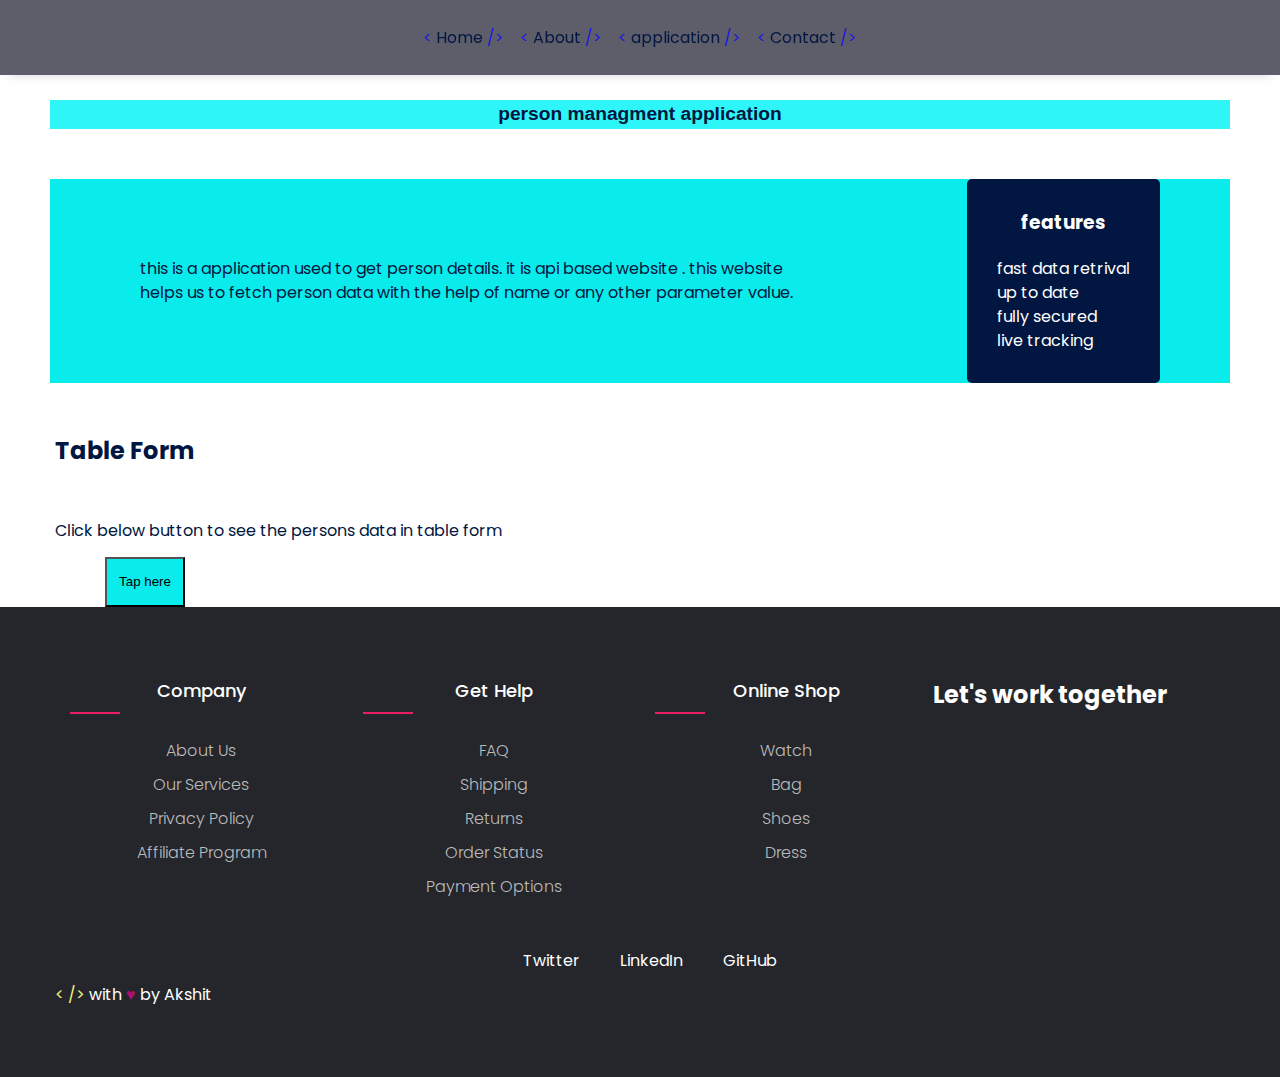
<file: index.html>
<!DOCTYPE html>
<html lang="en">
  
<head>
  <link rel="stylesheet" type="text/css" href="style.css">
  <link rel="stylesheet" type="text/css" href="style2.css">
  <link href="https://fonts.googleapis.com/css2?family=Poppins:wght@400;600&display=swap" rel="stylesheet">
  <meta name="viewport" content="width=device-width, initial-scale=1">
  <meta name="description" content="A personal portfolio webpage created for the FreeCodeCamp's Responsive Web Design Certification.">
  <script src="./script.js" defer></script>
  <title>Person managment system</title>
  <!-- <script
  type="module"
  src="https://unpkg.com/ionicons@5.4.0/dist/ionicons/ionicons.esm.js"
></script>
<script
  nomodule=""
  src="https://unpkg.com/ionicons@5.4.0/dist/ionicons/ionicons.js"
></script> -->
</head>

<body>

<nav id="navbar" class="nav">
  <ul>
    <li>
      <a href="#home">
        <span class="code">&lt;</span>
        Home
        <span class="code">&#47;&gt;</span>
      </a>
    </li>
    <li>
      <a href="#about">
        <span class="code">&lt;</span>
        About
        <span class="code">&#47;&gt;</span>
      </a>
    </li>
    <li>

      <a href="">
        <span class="code">&lt;</span>
        application
        <span class="code">&#47;&gt;</span>
      </a>

    </li>
    <li>
      <a href="contact.html.html">
        <span class="code">&lt;</span>
        Contact
        <span class="code">&#47;&gt;</span>
      </a>
    </li>
  </ul>
</nav>

<!-- <section class="bgimage" id="home">
  <div class="container-fluid">
      <div class="row">
      <div class="col-lg-12 col-md-12 col-sm-12 col-xs-12 hero-text">
          <h2 class="hero_title">Hi, it's me Akshit</h2>
      </div>
      </div>
  </div>
</section> -->

<!-- <section id="home"> <p>
    <span class="code">&lt;</span>
    <span class="code">&#47;&gt;</span>
    with
    <span class="heart"></span>
    by Akshit
  </p>
  <div>
    <h1>Hello<span>,</span></h1>
    <p id="subheading">I'm <span>Akshit</span></p>
  </div>
  <div>
    <img class="welcome-img" id="desktop-only" src="images/code-1.svg" alt="A code snippet in C language">
    <img class="welcome-img" id="mobile-only" src="images/code-2.svg" alt="A code snippet in C language">
  </div>
<!-- </section> -->

<section id="about">
  <h2>person managment application</h2>
  <div id="about-container">
    <div id="my-story">
      <p>this is a application used to get person details. it is api based website . this website helps us to fetch person data with the help of name or any other parameter value.</p>
    </div>
    <div id="interests-list">
      <h3>features</h3>
      <ul>
        <li>fast data retrival</li>
        <li>up to date</li>
        <li>fully secured</li>
        <li>live tracking</li>
      </ul>
    </div>
  </div>
</section>

<!-- <section>
  <div style="margin: auto;">
    <h3 style="margin-left:50px;">
      Click Below button
    </h3>

  </div>

  <div id="display">

  </div>
</section>
  <section>
  <div class="show-btn">
            <button class="btn-og btn--full"  button style="margin-top:14px;background-color:rgb(10, 235, 235);margin-left:50px;width:80px;height:50px;" onclick="loadDoc()">
              Click here
            </button>
          </div>
        </div>

        <div id="persons">

        </div>
      </div>
    </section> -->

    <section class="section-table" id="table">
      <div class="container table">
        <div class="table-header">
          <h2 class="subheading center-text">Table Form</h2>

          <p class="blog-subheading center-text">
            Click below button to see the persons data in
            <span>table form</span>
          </p>

          <div class="show-table-btn">
            <button class="btn-og btn--full" button style="margin-top:14px;background-color:rgb(10, 235, 235);margin-left:50px;width:80px;height:50px;" onclick="loadTable()">
              Tap here
            </button>
          </div>
        </div>

        <div id="details">
          <table class="table-primary" id="tables"></table>
        </div>
      </div>
    </section>

<!-- <section id="projects">
  <h2>My Work:</h2>
  <p>Here's a list of works</p>

  <div class="projects-grid">
    <div class="card">
      <div class="project-img">
        <img src="../tribute-page/images/TributePage_preview.jpg" alt="tribute page">
      </div>
      <div class="desc">
        <h3 class="project-tile">
          <a href="https://ithub.com/sfoteini/responsive-web-design-freeCodeCamp/tree/master/tribute-page">Tribute Page</a>
        </h3>
        <p>A tribute page , built with HTML and CSS</p>
      </div>
    </div>

    <div class="card">
      <div class="project-img">
        <img src="../survey-form/images/survey_preview.jpg" alt="survey form">
      </div>
      <div class="desc">
        <h3 class="project-tile">
          <a href="https://github.com/oteini/responsive-web-design-freeCodeCamp/tree/master/survey-form">Survey Form</a>
        </h3>
        <p>A survey form UI for an online course, built with HTML and CSS</p>
      </div>
    </div> -->

 
    <!-- <div class="card">
      <div class="project-img">
        <img src="../technical-documentation-page/images/TechnicalDocumentation.jpg" alt="technical documentation page">
      </div>
      <div class="desc">
        <h3 class="project-tile">
          <a href="https://github.com/sfoteini/responsive-web-design-freeCodeCamp/tree/master/technical-documentation-page">Technical Documentation Page</a>
        </h3>
        <p>A technical documentation page made for HTML</p>
      </div>
    </div> -->

    <!-- <div class="card">
      <div class="project-img">
        <img src="images/personaPortfolio.jpg" alt="personal portfolio">
      </div>
      <div class="desc">
        <h3 class="project-tile">
          <a href="https://github.com/sfoteni/responsive-web-design-freeCodeCamp/tree/master/personal-portfolio">Personal Portfolio Webpage</a>
        </h3>
        <p>A static personal portfolio, built with HTML and CSS</p>
      </div>
    </div>

  </div>

</section> -->



<footer class="footer">
  <div class="container">
    <div class="row">
      <div class="footer-col">
        <h4>company</h4>
        <ul>
          <li><a href="#">about us</a></li>
          <li><a href="#">our services</a></li>
          <li><a href="#">privacy policy</a></li>
          <li><a href="#">affiliate program</a></li>
        </ul>
      </div>
      <div class="footer-col">
        <h4>get help</h4>
        <ul>
          <li><a href="#">FAQ</a></li>
          <li><a href="#">shipping</a></li>
          <li><a href="#">returns</a></li>
          <li><a href="#">order status</a></li>
          <li><a href="#">payment options</a></li>
        </ul>
      </div>
      <div class="footer-col">
        <h4>online shop</h4>
        <ul>
          <li><a href="#">watch</a></li>
          <li><a href="#">bag</a></li>
          <li><a href="#">shoes</a></li>
          <li><a href="#">dress</a></li>
        </ul>
      </div>
      <h2>Let's work together</h2>
  
      <div class="contact-links">
        <a href="https://twitter.com/home" target="_blank" class="contact-details">
          <img src="images/twitter.svg" alt="twitter logo" class="contact-icon">Twitter
        </a>
        <a href="https://www.linkedin.com/feed/" target="_blank" class="contact-details">
          <img src="images/linkedin.svg" alt="linkedin logo" class="contact-icon">LinkedIn
        </a>
        <a href="https://gihub.com/sfoteini" target="_blank" class="contact-details">
          <img src="images/github.svg" alt="github logo" class="contact-icon">GitHub
        </a>
       
      </div>
      <p>
        <span class="code">&lt;</span>
        <span class="code">&#47;&gt;</span>
        with
        <span class="heart"></span>
        by Akshit
      </p>
    </div>
  </div>
</footer>


</body>

</html>
</file>
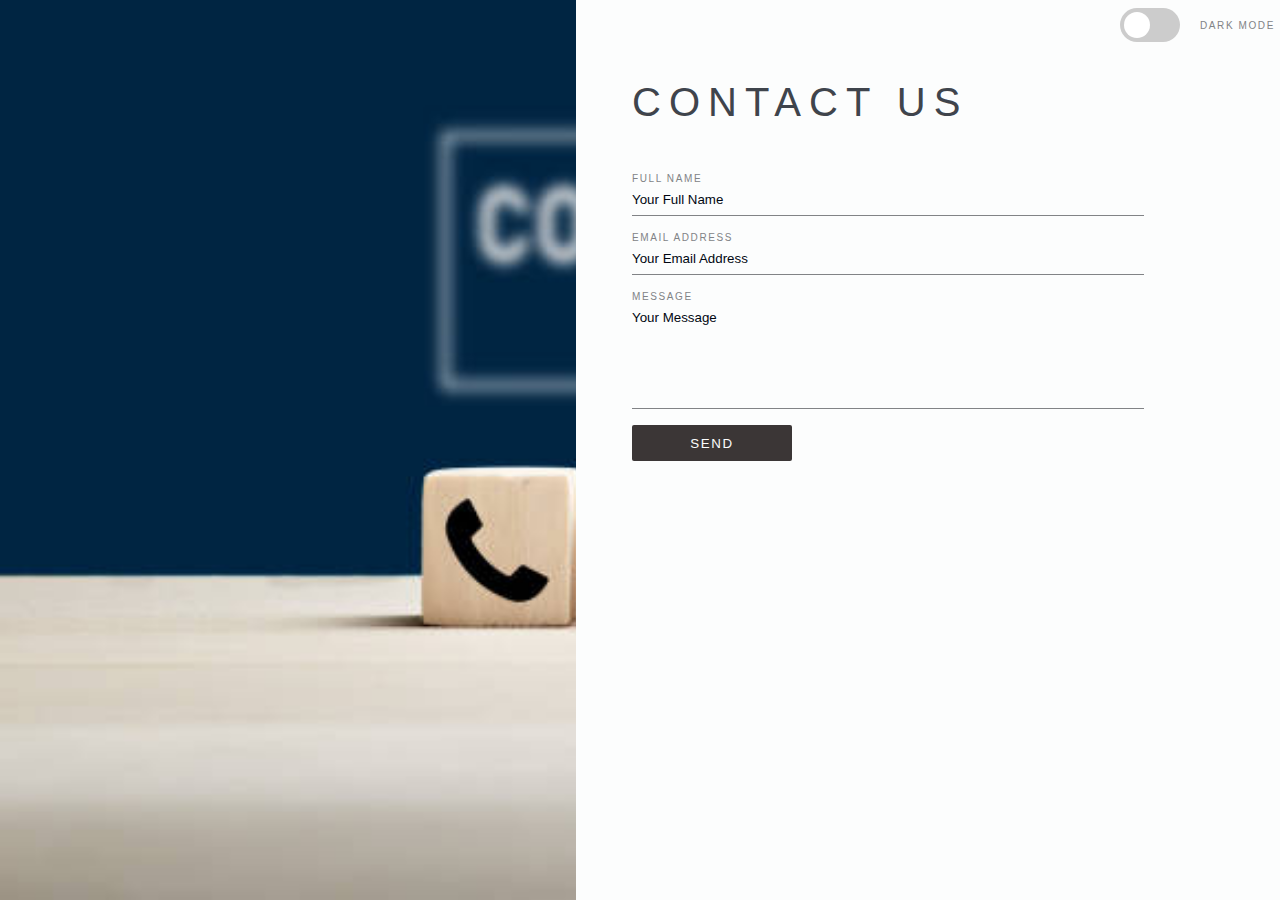
<file: contact.html.html>
<!DOCTYPE html>
<html lang="en">
<head>
    <meta charset="UTF-8" />
    <title>Contact Page</title>

    <link rel="stylesheet" href="style1.css">
    
	
	
</head>
    
<body>

<div class="contact-container">
  <div class="left-col">
  </div>
  <div class="right-col">
    <div class="theme-switch-wrapper">
    <label class="theme-switch" for="checkbox">
        <input type="checkbox" id="checkbox" />
        <div class="slider round"></div>
  </label>
  <div class="description">Dark Mode</div>
</div>
    
    <h1>Contact us</h1>
    
    <form id="contact-form" method="post">
      <label for="name">Full name</label>
  <input type="text" id="name" name="name" placeholder="Your Full Name" required>
      <label for="email">Email Address</label>
  <input type="email" id="email" name="email" placeholder="Your Email Address" required>
      <label for="message">Message</label>
  <textarea rows="6" placeholder="Your Message" id="message" name="message" required></textarea>
      <button type="submit" id="submit" name="submit">Send</button>
  
</form>
<div id="error"></div>
<div id="success-msg"></div>
  </div>
</div>
    <script  src="script.js"></script>
    	</body>
</html>
</file>
<file: style.css>
* {
  margin: 0;
  padding: 0;
}


html {
  box-sizing: border-box;
  font-size: 10px;
}

body {
  font-size: 1.6rem;
  line-height: 1.5;
  font-family: Poppins;
  color: #011640;
  overflow-x: hidden;
}
.bgimage {
  height:100vh;
  background: url('heroImage.jpeg');
  background-size:cover;
  position:relative;
}
.hero_title {
  font-size: 4.5rem;
}

h1 {
  font-size: 7rem;
  font-weight: 600;
  margin: 8rem 0 2rem 0;
}

@media (max-width: 650px){
  h1 {
    font-size: 5rem;
  }
}

h2 {
  margin-bottom: 5rem;
}

li {
  list-style: none;
}

a {
  color: #011640;
  text-decoration: none;
}

img {
  max-width: 100%;
  height: auto;
  display: block;
}

/* Navigation */

.nav {
  display: flex;
  justify-content: center;
  align-items: center;
  position: fixed;
  top: 0;
  width: 100%;
  min-height: 75px;
  background-color: rgb(94, 94, 107);
  box-shadow: 0 1rem 1rem -1rem rgba(55, 56, 58, 0.2);
  z-index: 10;
}

nav > ul {
  display: flex;
  flex-direction: row;
  justify-content: space-around;
}

nav li {
  padding: 0px 0.8rem;
}

nav .code {
  color: rgb(26, 23, 232);
  transition: color 0.3s ease-out;
}

nav a:hover .code {
  color: #79f28d;
}

/* Welcome section */

#welcome-section {
  margin: 5rem;
  display: flex;
  flex-direction: row;
  justify-content: space-around;
  align-items: center;
  height: 100vh;
}

@media (max-width: 1000px) {
  #welcome-section {
    text-align: center;
    margin-top: 10rem;
    display: flex;
    flex-direction: column;
    justify-content: center;
    align-items: center;
  }
}

.welcome-img  {
  margin-top: 8rem;
  width: 580px;
  height: auto;
}

#mobile-only {
  display: none;
}

@media (max-width: 850px){
  #desktop-only {
    display: none;
  }
  
  #mobile-only {
    display: initial;
    width: 450px;
    height: auto;
  }
}

#subheading {
  font-size: 5rem;
  font-weight: 600;
  margin: 2rem 0;
}

#subheading span {
  color: #79f28b;
}

@media (max-width: 650px){
  #subheading {
    font-size: 4rem;
  }
}

/* About section */

#about {
  padding: 10rem 5rem 5rem 5rem;
}

#about h2 {
  text-align: center;
  font-family: 'Franklin Gothic Medium', 'Arial Narrow', Arial, sans-serif;
  font-size: larger;
  background-color: #2ef5f8;
}

#about-container {
  display: flex;
  flex-direction: row;
  justify-content: space-around;
  align-items: center;
  background: rgb(10, 235, 235);
}

@media (max-width: 850px) {
  #about-container {
    width: 100%;
    display: flex;
    flex-direction: column;
    align-items: center;
    text-align: center;
  }
}

#my-story {
  width: 60%;
  padding: 0 2rem;
}

#interests-list {
  background-color: #011640;
  color: #fff;
  padding: 3rem;
  border-radius: 5px;
}

@media (max-width: 850px) {
  #my-story {
    width: 100%;
    margin-bottom: 5rem;
  }
  
  #interests-list {
    margin: auto;
  }
}

#interests-list > h3 {
  text-align: center;
  padding-bottom: 2rem;
}

/* Projects section */

#projects {
  padding: 10rem 5rem;
  text-align: center;
}

#projects > p {
  margin-bottom: 5rem;
}

.projects-grid {
  display: grid;
  grid-template-columns: repeat(auto-fit, minmax(350px, 1fr));
  grid-gap: 5rem;
  margin: 1.5rem auto;
}

@media (max-width: 400px) {
  .projects-grid {
    grid-template-columns: 1fr;
    margin: 0 auto;
  }
}

.card {
  position: relative;
  padding-bottom: 2rem;
  border: 1px solid rgba(217, 217, 217, 0.5);
  border-radius: 5px;
}

.card:hover {
  box-shadow: 0 0 2rem -0.7rem #D9D9D9;
  border: 1px solid #D9D9D9;
}

.desc {
  padding: 2rem;
  text-align: left;
}

.project-tile {
  margin: 2rem 0 2rem 0;
}

.project-tile > a {
  color: #750d0f;
  font-weight: 200;
}

/* Contact section */

#contact {
  margin-top: 3rem;
  padding: 10rem 5rem;
  text-align: center;
  background-color: #011640;
  color: #fff;
}

.contact-icon {
  width: 2rem;
  padding: 1rem;
  filter: invert(100%);
}

.contact-links {
  display: flex;
  justify-content: center;
  width: 100%;
  margin-top: 4rem;
  flex-wrap: wrap;
}

.contact-details {
  display: flex;
  flex-direction: row;
  align-items: center;
  justify-content: center;
  color: #fff;
  padding: 1rem;
}


.contact-details:hover .contact-icon {
  filter: invert(83%) sepia(39%) saturate(6798%) hue-rotate(308deg) brightness(92%) contrast(107%);
}

.contact-details:hover {
  color: #7f79f2;
}

/* Footer */

footer {
  text-align: center;
  padding: 2rem 0;
  background-color: #011640;
  color: #fff;
}

.heart::before {
  content: '\2665';
  color: #ad0f71;
  font-size: 1.6rem;
}

footer .code {
  color: #f2f279;
}

/* Text Selection Color */


::-moz-selection { /* Code for Firefox */
  color: #fff;
  background: #02A1A3;
}

::selection {
  color: #fff;
  background: #02A1A3;
}
</file>
<file: style2.css>
body{
	line-height: 1.5;
	font-family: 'Poppins', sans-serif;
}
*{
	margin:0;
	padding:0;
	box-sizing: border-box;
}
.container{
	max-width: 1170px;
	margin:auto;
}
.row{
	display: flex;
	flex-wrap: wrap;
}
ul{
	list-style: none;
}
.footer{
	background-color: #24262b;
    padding: 70px 0;
}
.footer-col{
   width: 25%;
   padding: 0 15px;
}
.footer-col h4{
	font-size: 18px;
	color: #ffffff;
	text-transform: capitalize;
	margin-bottom: 35px;
	font-weight: 500;
	position: relative;
}
.footer-col h4::before{
	content: '';
	position: absolute;
	left:0;
	bottom: -10px;
	background-color: #e91e63;
	height: 2px;
	box-sizing: border-box;
	width: 50px;
}
.footer-col ul li:not(:last-child){
	margin-bottom: 10px;
}
.footer-col ul li a{
	font-size: 16px;
	text-transform: capitalize;
	color: #ffffff;
	text-decoration: none;
	font-weight: 300;
	color: #bbbbbb;
	display: block;
	transition: all 0.3s ease;
}
.footer-col ul li a:hover{
	color: #ffffff;
	padding-left: 8px;
}
.footer-col .social-links a{
	display: inline-block;
	height: 40px;
	width: 40px;
	background-color: rgba(255,255,255,0.2);
	margin:0 10px 10px 0;
	text-align: center;
	line-height: 40px;
	border-radius: 50%;
	color: #ffffff;
	transition: all 0.5s ease;
}
.footer-col .social-links a:hover{
	color: #24262b;
	background-color: #ffffff;
}


/*responsive*/
@media(max-width: 767px){
  .footer-col{
    width: 50%;
    margin-bottom: 30px;
}
}
@media(max-width: 574px){
  .footer-col{
    width: 100%;
}
}
</file>
<file: style1.css>
:root {
  --primary-color: #010712;
  --secondary-color: #818386;
  --bg-color: #FCFDFD;
  --button-color: #3B3636;
  --h1-color: #3F444C;
}

[data-theme="dark"] {
  --primary-color: #FCFDFD;
  --secondary-color: #818386;
  --bg-color: #010712;
  --button-color: #818386;
  --h1-color: #FCFDFD;
}

* {
  margin: 0;
  box-sizing: border-box;
  transition: all 0.3s ease-in-out;
}

.contact-container {
  display: flex;
  width: 100vw;
  height: 100vh;
  background: var(--bg-color);
}

.left-col {
  width: 45vw;
  height: 100%;
  background-image: url(./contact.jpeg);
  background-size: cover;
  background-repeat: no-repeat;
}

.right-col {
  background: var(--bg-color);
  width: 50vw;
  height: 100vh;
  padding: 5rem 3.5rem;
}

h1, label, button, .description {
  font-family: 'Jost', sans-serif;
  font-weight: 400;
  letter-spacing: 0.1rem;
}

h1 {
  color:var(--h1-color);
  text-transform: uppercase;
  font-size: 2.5rem;
  letter-spacing: 0.5rem;
  font-weight: 300;
}

p {
  color: var(--secondary-color);
  font-size: 0.9rem;
  letter-spacing: 0.01rem;
  width: 40vw;
  margin: 0.25rem 0;
}

label, .description {
  color: var(--secondary-color);
  text-transform: uppercase;
  font-size: 0.625rem;
}

form {
  width: 31.25rem;
  position: relative;
  margin-top: 2rem;
  padding: 1rem 0;
}

input, textarea, label {
  width: 40vw;
  display: block;
}

p, placeholder, input, textarea {
  font-family: 'Helvetica Neue', sans-serif;
}

input::placeholder, textarea::placeholder {
  color: var(--primary-color);
}

input, textarea {
  color: var(--primary-color);
  font-weight: 500;
  background: var(--bg-color);
  border: none;
  border-bottom: 1px solid var(--secondary-color);
  padding: 0.5rem 0;
  margin-bottom: 1rem;
  outline: none;
}

textarea {
  resize: none;
}

button {
  text-transform: uppercase;
  font-weight: 300;
  background: var(--button-color);
  color: var(--bg-color);
  width: 10rem;
  height: 2.25rem;
  border: none;
  border-radius: 2px;
  outline: none;
  cursor: pointer;
}

input:hover, textarea:hover, button:hover {
  opacity: 0.5;
}

button:active {
  opacity: 0.8;
}

/* Toggle Switch */

.theme-switch-wrapper {
  display: flex;
  align-items: center;
  text-align: center;
  width: 160px;
  position: absolute;
  top: 0.5rem;
  right: 0;
}

.description {
    margin-left: 1.25rem;
  }

.theme-switch {
  display: inline-block;
  height: 34px;
  position: relative;
  width: 60px;
}
.theme-switch input {
  display:none;
}

.slider {
  background-color: #ccc;
  bottom: 0;
  cursor: pointer;
  left: 0;
  position: absolute;
  right: 0;
  top: 0;
  transition: .4s;
}

.slider:before {
  background-color: #fff;
  bottom: 0.25rem;
  content: "";
  width: 26px;
  height: 26px;
  left: 0.25rem;
  position: absolute;
  transition: .4s;
}

input:checked + .slider {
  background-color: var(--button-color);
}

input:checked + .slider:before {
  transform: translateX(26px);
}

.slider.round {
  border-radius: 34px;
}

.slider.round:before {
  border-radius: 50%;
}

#error, #success-msg {
  width: 40vw;
  margin: 0.125rem 0;
  font-size: 0.75rem;
  text-transform: uppercase;
  font-family: 'Jost';
  color: var(--secondary-color);
  }


  #success-msg {
  transition-delay: 3s;
  }

@media only screen and (max-width: 950px) {
  .logo {
    width: 8rem;
  }
  h1 {
    font-size: 1.75rem;
  }
  p {
    font-size: 0.7rem;
  }
  input, textarea, button {
    font-size: 0.65rem;
  }
  .description {
    font-size: 0.3rem;
    margin-left: 0.4rem;
  }
  button {
    width: 7rem;
  }
  .theme-switch-wrapper {
    width: 120px;
  }
  .theme-switch {
  height: 28px;
  width: 50px;
}

.theme-switch input {
  display:none;
}

.slider:before {
  background-color: #fff;
  bottom: 0.25rem;
  content: "";
  width: 20px;
  height: 20px;
  left: 0.25rem;
  position: absolute;
  transition: .4s;
}
  input:checked + .slider:before {
  transform: translateX(16px);
}

.slider.round {
  border-radius: 15px;
}

.slider.round:before {
  border-radius: 50%;
}

}
</file>
